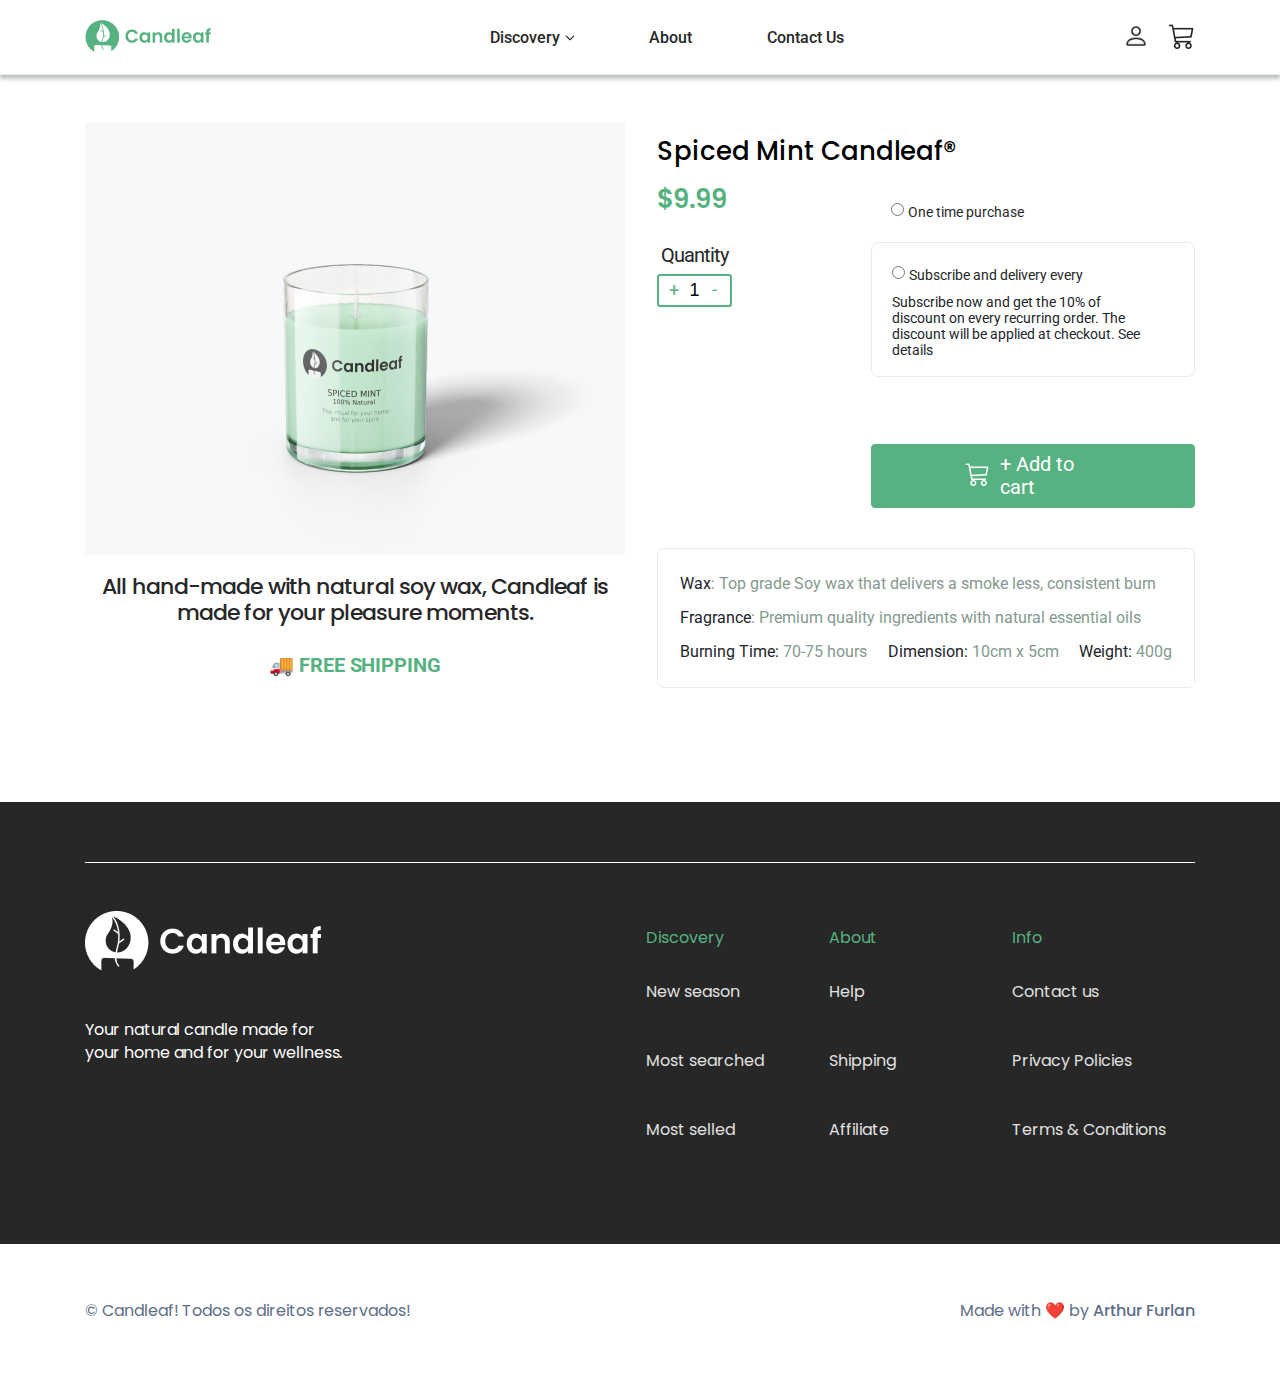
<file: spiced-mint.html>
<!DOCTYPE html>
<html lang="en">

<head>
    <meta charset="UTF-8">
    <meta http-equiv="X-UA-Compatible" content="IE=edge">
    <meta name="viewport" content="width=device-width, initial-scale=1.0">
    <!-- FONTES -->
    <link rel="preconnect" href="https://fonts.googleapis.com">
    <link href="https://fonts.googleapis.com/css2?family=Roboto:wght@400;500&display=swap" rel="stylesheet">
    <link href="https://fonts.googleapis.com/css2?family=Poppins:wght@400;500&display=swap" rel="stylesheet">
    <link rel="shortcut icon" href="imagens/favicon.ico" type="image/x-icon">
    <title>Candle Spiced Mint</title>
    <link rel="stylesheet" href="css/styleUpgraded.css">
</head>

<body>

    <body class="page">

        <!-- header -->
        <header>

            <section class="container">

                <div id="btn">
                    <div>
                        <span class="burg"></span>
                    </div>
                    <div>
                        <span class="burg"></span>
                    </div>
                    <div>
                        <span class="burg"></span>
                    </div>
                </div>
                <article class="logo">
                    <h1>
                        <a href="index.html">
                            <img src="imagens/logo.png" alt="Candleaf" width="126" height="34">
                        </a>
                        Candleaf
                    </h1>
                </article>
                <nav>
                    <ul>
                        <li>
                            <a href="#." id="expand">
                                Discovery
                            </a>
                            <ul class="expand">
                                <li>
                                    <a href="#products">
                                        Products
                                    </a>
                                </li>
                                <li>
                                    <a href="#testimonials">
                                        Testimonials
                                    </a>
                                </li>
                                <li>
                                    <a href="#top-sellers">
                                        Popular
                                    </a>
                                </li>
                            </ul>
                        </li>
                        <li>
                            <a href="#about">
                                About
                            </a>
                        </li>
                        <li>
                            <a href="#.">
                                Contact Us
                            </a>
                        </li>
                    </ul>
                </nav>
                <article>
                    <ul>
                        <li>
                            <a href="#.">
                                <img src="imagens/perfil.png" alt="Usuário" width="26" height="26">
                            </a>
                        </li>
                        <li>
                            <a href="#.">
                                <img src="imagens/carrinho.png" alt="Carrinho" width="26" height="26">
                            </a>
                        </li>
                    </ul>
                </article>

            </section>

        </header>

        <main class="product">
            <section class="container">
                <section>
                    <figure>
                        <picture>
                            <!-- Source é para usar quando tem mais de 1 midia por exemplo, 1 foto p mobile e uma p desktop -->
                            <source media="(min-width: 1024px)" srcset="imagens/spiced-mint-checkout.png"
                                alt="Vela Aroma Spiced Mint">
                            <img src="imagens/spiced-mint-checkout-mobile.png" alt="Vela Aroma Spiced Mint">
                        </picture>
                    </figure>
                    <article>
                        <p>
                            All hand-made with natural soy wax, Candleaf is made for your pleasure moments.

                        </p>
                        <p>
                            🚚 FREE SHIPPING
                        </p>
                    </article>
                </section>

                <section class="product-more">
                    <h2>
                        Spiced Mint Candleaf®
                    </h2>
                    <article>
                        <article class="preco">
                            <input type="text" value="$9.99" id="valor">
                            <input type="hidden" value="9.99" id="valor1">
                            <div class="">
                                <p class="qtde">Quantity</p>
                                <!-- BOTAO -->
                                <div id="botaoqtde">
                                    <button class="mais"><span class="input">+</span></button>
                                    <span class="input" id="quantidade">1</span>
                                    <button class="menos"><span class="input">-</span></button>
                                </div>
                            </div>
                        </article>
                        <form action="form.php">
                            <ul>
                                <li>
                                    <input type="radio" name="buy" id="one-time">
                                    <label for="one-time">
                                        One time purchase
                                    </label>
                                </li>
                                <li>
                                    <input type="radio" name="buy" id="subscribe">
                                    <label for="subscribe">
                                        Subscribe and delivery every
                                        <span>
                                            Subscribe now and get the 10% of discount on every recurring order. The
                                            discount will be applied at checkout. See details
                                        </span>
                                    </label>
                                </li>
                            </ul>
                            <a href="#." id="add-to-cart">+ Add to cart</a>
                        </form>
                    </article>
                    <ul>
                        <li>
                            <span>Wax</span>: Top grade Soy wax that delivers a smoke less, consistent burn
                        </li>
                        <li>
                            <span>Fragrance</span>: Premium quality ingredients with natural essential oils
                        </li>
                        <li>
                            <ul>
                                <li>
                                    <span>Burning Time:</span> 70-75 hours
                                </li>
                                <li>
                                    <span>Dimension:</span> 10cm x 5cm
                                </li>
                                <li>
                                    <span>Weight:</span> 400g
                                </li>
                            </ul>
                        </li>
                    </ul>
                </section>

            </section>
        </main>

        <!-- Rodapé -->
        <footer>
            <section class="container">
                <article>
                    <figure>
                        <img src="imagens/footer.png" alt="Candleaf">
                    </figure>
                    <p>
                        Your natural candle made for your home and for your wellness.
                    </p>
                </article>
                <article>
                    <ul>
                        <li>
                            Discovery
                            <ul>
                                <li>New season</li>
                                <li>Most searched</li>
                                <li>Most selled</li>
                            </ul>
                        </li>
                        <li>
                            About
                            <ul>
                                <li>Help</li>
                                <li>Shipping</li>
                                <li>Affiliate</li>
                            </ul>
                        </li>
                        <li>
                            Info
                            <ul>
                                <li>Contact us</li>
                                <li>Privacy Policies</li>
                                <li>Terms & Conditions</li>
                            </ul>
                        </li>
                    </ul>
                </article>
            </section>
            <section class="footerBranco">
                <section class="container">
                    <p>&copy; Candleaf! Todos os direitos reservados!</p>
                    <p class="hidden-noMobile">Made with ❤️ by <span>Arthur Furlan</span></p>
                </section>
            </section>
        </footer>

        <script src="https://code.jquery.com/jquery-3.6.0.js"
            integrity="sha256-H+K7U5CnXl1h5ywQfKtSj8PCmoN9aaq30gDh27Xc0jk=" crossorigin="anonymous"></script>
        <script src="js/projFinalUpgraded.js"></script>



    </body>

</body>

</html>
</file>
<file: css/styleUpgraded.css>
/* Reset de gente grande */
html,
body,
div,
span,
iframe,
h1,
h2,
h3,
h4,
h5,
h6,
p,
a,
address,
em,
img,
u,
ol,
ul,
li,
fieldset,
form,
label,
legend,
table,
tbody,
tfoot,
thead,
tr,
th,
td,
main,
article,
aside, 
figure,
figcaption,
footer,
header,
nav,
strong,
section,
time,
audio,
video{
  border:0;
  font-size:100%;
  font:inherit;
  margin:0;
  padding:0;
  vertical-align:baseline;
  box-sizing: border-box;
}
html{scroll-behavior:smooth;}
body{
  background:#fff;
  color:#000;
  font-family:Arial, Helvetica, sans-serif;
  font-size:14px;
  line-height:1;
}
ol, 
ul,
li{list-style:none;}
strong{font-weight: bold;}
table{
  border-collapse:collapse;
  border-spacing:0;
  width:100%;
}
a,
a:hover{
  text-decoration:none;
  cursor:pointer;
}
:focus{outline:0;}
:hover{transition:.3s ease;}
input[type="text"],
input[type="email"],
input[type="tel"],
input[type="search"],
input[type="url"],
input[type="password"],
textarea,
select{
  border:2px solid #000000;
  color:#000000;
  padding:17px;
  font: 400 15px/18px 'Roboto';
  width:100%;
}
input[type="text"]:focus,
input[type="email"]:focus,
input[type="tel"]:focus,
input[type="search"]:focus,
input[type="url"]:focus,
input[type="password"]:focus,
textarea:focus,
select:focus{border-color:#000;}
input[type="submit"],
input[type="button"],
button{
  border:2px solid #000;
  text-transform:uppercase;
  color:#000;
  font: 400 15px/18px 'Roboto';
  width: 100%;
}
input[type="text"]:placeholder,
input[type="email"]:placeholder,
input[type="tel"]:placeholder,
input[type="search"]:placeholder,
input[type="url"]:placeholder{color: rgba(0, 0, 0, 0.5);;}
input{box-sizing: border-box}
input::placeholder{color: rgba(0, 0, 0, 0.5);}

.container{
    max-width: 1110px;
    margin: 0 auto
}
/* d-none */
#btn, .products .container:last-child, .expand{display: none;}

/* d-flex / align-center */
header .container, header ul{
    align-items: center;
    display: flex;
}
/* header */
header{
    background: #fff;
    border-bottom: 1px solid rgba(86, 178, 128, 0.2);
    left: 0;
    right: 0;
    position: fixed;
    top: 0;
    z-index: 999;
}
.page > header{box-shadow: 0px 4px 4px rgba(0, 0, 0, 0.25);}
header .container{
    background-color: #fff;
    justify-content: space-between;
    padding: 20px 0;
}
h1{
    display: block;
    overflow: hidden;
    width: 126px;
    height: 34px;
}
nav > ul > li:first-child > a::after{
    content: url(../imagens/flechinha.png);
    transition: .5s ease all;
}
nav > ul li:first-child .open::after{
    transform: rotate(180deg);
    transition: .5s ease all;
}
nav ul{
    gap: 6px;
}
nav a{
    color: #272727;
    display: flex;
    font: 500 16px/19px 'Roboto';
    gap: 5px;
    min-width: 129px;
    padding: 5px 25px;
    justify-content: center;
}
.expand{
    background: #fff;
    border: 1px solid #272727;
    border-radius: 10px;
    position: absolute;
    top: 60px;
}
.expand > li a{
    display: flex;
    margin: 5px 0;
    justify-content: flex-start;
}
header article:last-child ul{
    cursor: pointer;
    gap: 20px;
}

/* main */
main{
    position: relative;
}
/* discovery */
.discovery{
    display: flex;
    justify-content: center;
    position: relative;
}
.discovery > figure img, .discovery > figure source{
    width: 100vw;
    max-width: 100%;
}
.discovery > article{
    align-items: center;
    background: rgba(247, 248, 250, .8);
    backdrop-filter: blur(5px);
    border-radius: 2px;
    display: flex;
    flex-direction: column;
    justify-content: center;
    max-width: 730px;
    padding: 33px 96px 63px;
    position: absolute;
    top: 30%;
}
.discovery > article h2{
    font: 500 40px/58px 'Poppins';
}
.discovery > article h3{
    font: 400 18px/26px 'Poppins';
    margin-bottom: 45px;
    text-align: center;
}
.discovery > article a, .products .container > a, .about a{
    background: #56B280;
    border-radius: 4px;
    width: fit-content;
}
.discovery > article a, .products .container > a, .about a{
    color: #fff;
    display: flex;
    font: 500 21px/24px 'Roboto';
    padding: 8px 44px;
    position: relative;
    z-index: 99;
}
/* products */
.products{margin: 90px 0 125px;}
.products > article, .testimonials .container > article, .top-sellers > article{
    margin-bottom: 60px;
    text-align: center;
}
.products h2, .testimonials h2, .top-sellers h2{
    color: #0B254B;
    font: 500 40px/58px 'Poppins';
    margin-bottom: 15px;
}
.products h3, .testimonials h3, .top-sellers h3{
    color: #5E6E89;
    font: 500 18px/28px 'Poppins';
}
.products > section:first-child{
    display: grid;
    gap: 30px;
}
.store{
    display: flex;
    gap: 30px;
    flex-wrap: wrap;
    justify-content: center;
}
.store div{
    position: relative;
    min-height: 230px;
    min-width: 255px;
}
.store div > a{
    display: block;
    box-shadow: 0px 0px 24px 1px rgba(123, 123, 123, 0.15);
    min-height: 230px;
    min-width: 255px;
    position: absolute;
    transform: translate(0, 0);
    transition: .5s ease all;
}
.store div > a:hover{
    display: block;
    box-shadow: 0px 25px 24px 15px rgb(10 10 1 / 10%);
    position: absolute;
    min-height: 230px;
    transform: translate(0, -5%);
    transition: .5s ease all;
  }
.store figure{
    background: rgba(247, 248, 250, .8) ;
}
.store article{
    background: #fff;
    left: 0;
    right: 0;
    bottom: 0;
    padding: 10px 26px 16px;
    position: absolute;
}
.store article p:first-child{
    color: #1D293F;
    font: 500 16px/28px 'Poppins'
}
.store article p:last-child{
    color: #56B280;
    font: 500 20px/28px 'Roboto';
    text-align: end;
}
.preco{
    display: block;
    width: auto;
}
.qtde{
    width: 75px;
    font-size: 18px;
    font-family: 'Roboto';
    font-weight: 400;
}

#botaoqtde{
    width: 75px;    
    display: flex;
    justify-content: space-between;
    border:2px solid #56B280;
    border-radius: 3px;
}
.menos, .mais{
    padding: 5px 0;
    border-style: none;
    background: none;
    color: #56B280;    
}
.input{
    font-size: 18px;
    padding:5px 0;
}
#valor1, #valor{
    border-style: none;
    font-size: 26px;
    font-family: 'Poppins';
    font-weight: 600;
    color: #56B280;
    padding:0 0 23px;
}

/* about */
.about{
    background: #F7F8FA;
    padding: 133px 0 102.5px;
}
.about .container{
    display: flex;
    justify-content: space-between;
}
.about h2{
    color: #1D252C;
    font: 500  40px/47px 'Poppins';
    margin-bottom: 15px;
    width: 61%;
}
.about article:first-child p{
    color: #56B280;
    font: 400 16px/23px 'Poppins';
    margin-bottom: 38px;
}
.about ul li{
    font: 500 16px/29px 'Poppins';
    margin-top: 10px;
}
.about ul li:before{
    content: url(../imagens/verified.png);
}
.about a{
    margin-top: 68px
}
/* testimonials */
.testimonials{
    background: rgba(86, 178, 128, 0.1);
    padding: 90px 0 89px;
}
.testimonials .container > article{
    margin-bottom: 27px;
}
.testimonials .container > section{
    display: flex;
    justify-content: space-between;
}
.testimonials .container > section > article{
    align-items: center;
    background: #fff;box-shadow: 0px 4px 24px rgba(139, 167, 178, 0.16);
    border-radius: 6px;
    display: flex;
    flex-direction: column;
    max-width: 350px;
    overflow: hidden;
}
.testimonials figure{
    align-items: center;
    display: flex;
    flex-direction: column;
    margin-bottom: 22px;
    padding: 0 133px;
}
.testimonials article > article{
    display: flex;
    flex-direction: column;
    gap: 6px;
    justify-content: center;
    width: 80%;
}
h4{
    color: #1D293F;
    font: 500 22px/29px 'Poppins';
    text-align: center;
}
.testimonials p{
    color: #7C8087;
    font: 400 18px/21px 'Roboto';
    text-align: center;
    margin-bottom: 29px;
}
/* popular */
.top-sellers{padding: 90px 0 70px;}
.top-sellers > article{margin-bottom: 50px;}

/* footer */
footer > section:first-child{
    background: #272727;
    padding: 60px 0 115px;
}
footer .container:first-child{
    border-top: 1.5px solid #FFFFFF;
    display: flex;
    justify-content: space-between;
}
footer section > article:first-child{
    max-width: 24%;
}
footer section:first-child p{
    color: #fff;
    font: 400 16px/23px 'Poppins';
    letter-spacing: -0.05px;
}
footer figure{
    margin: 16px 0 21px;
}
footer .container > ul{
    color: #56B280;
    display: flex;
    font: 500 16px/29px 'Roboto';
    margin-top: 44px;
}
footer .container > ul > li{
    min-width: 170px;
}
footer li ul{
    margin-top: 25px;
}
footer li > ul li{margin-bottom: 20px;}
footer li > ul a{
    color: #E1E1E1;
    font: 500 16px/29px 'Poppins';
}
/* copyright */
footer > section:last-child{
    padding: 26px 0;
}
footer > section:last-child p{
    color: #5E6E89;
    font: 400 16px/28px 'Poppins'
}
footer span{font-weight: bold;}

/* product */
.product{
    padding: 122px 0 114px;
}
.product .container{
    display: grid;
    grid-template-columns: 1fr 1fr;
    gap: 32px;
}
.product figure img{
    background: #F7F8FA;
    margin: 0 0 17px;
}
.product h2{
    font: 500 26px/58px 'Poppins';
    letter-spacing: -0.09px;
}
.product article p:first-child{
    color: #272727;
    font: 500 22px/26px 'Poppins';
    letter-spacing: -0.9px;
    margin-bottom: 26px;
    text-align: center;
}
.product article p:last-child{
    color: #56B280;
    font: 700 20px/26px 'Roboto';
    letter-spacing: -0.09px;
    text-align: center;
}
.product-more{width: 100%;}
.product-more > article{
    display: flex;
    justify-content: space-between;
}
.product-more article > article > p:first-child{
    color: #56B280;
    font: 600 26px/58px 'Poppins';
    letter-spacing: -0.9px;
    margin-bottom: 23px;
    text-align: left;
}
.product-more article article p:last-child{
    color: #272727;
    font: 400 18px/26px 'Roboto';
    letter-spacing: -0.9px;
    text-align: center;
}
form{
    max-width: 350px;
}
form li{
    padding: 18px 20px
}
form li:nth-child(2){
    border: 1px solid rgba(123, 123, 123, 0.15);
    border-radius: 7px;
    margin-bottom: 67px;
}
form label{
    color: #272727;
    font: 400 14px/16px 'Roboto';
    vertical-align: middle;
}
form span{
    display: block;
    margin-top: 7px;
    width: 88%;
}
input{margin: 0}
form a{
    align-items: center;
    background: #56B280;
    border: 1px solid #56B280;
    border-radius: 4px;
    color: #fff;
    display: flex;
    font: 400 20px/23px 'Roboto';
    gap: 10px;
    justify-content: center;
    padding: 8px 93px;
}
form a::before{
    content: url(../imagens/carrinho-branco.png);
}
.product-more > ul{
    border: 1px solid rgba(123, 123, 123, 0.15);
    border-radius: 7px;
    display: flex;
    flex-direction: column;
    gap: 8px;
    padding: 22px;
    margin-top: 40px;
}
.product-more li ul{
    display: flex;
    justify-content: space-between;
}
.product-more li span{
    color: #1D252C;
}
.product-more li{
    color: #849A8E;
    font: 400 16px/26px 'Roboto';
}
.added{
    background: #fff;
    border: 1px solid #56B280;
    color: #56B280;
}
.added::before{
    content: url(../imagens/carrinho.png);
}
.product-more div > article{
    display: flex;
    border: 1px solid #56B280;
    justify-content: space-between;
    max-width: 75px;
    padding: 2px 14px 2px 11px;
}
.product-more div > article > p:first-child, .product-more div > article > p:last-child{
    color: #56B280;
}
.product-more div > p:first-child{
    padding-bottom: 6px;
}
.product-more div > article > p:nth-child(2){
    color: #1D252C
}
.product-more div > article > p:first-child, .product-more div > article > p:nth-child(2), .product-more div > article > p:last-child, .product-more div > p:first-child{
    font: 400 20px/26px 'Roboto';
    margin: 0;
}

/* RODAPÉ */
footer {
    background: #272727;
    padding: 60px 0 0;
    min-width: 100%;
}

footer>.container:first-child {
    border-top: 1.5px solid #FFFFFF;
    display: flex;
    justify-content: space-between;
    padding: 16px 0 0;
}

footer>.container:first-child p {
    color: #FFFFFF;
    font: 400 16px/23px 'Poppins';
    width: 265px;
}

footer ul {
    justify-content: space-between;
    color: #56B280;
    display: flex;
    font: 400 16px/29px 'Poppins';
    margin-top: 44px;
    margin-bottom: 50px;
    margin-right: 0;
    padding-left: 0;
}

footer ul ul {
    color: #E1E1E1;
    display: block;
    font: 400 16px/29px 'Poppins';
    margin-top: 5px;
    width: 164px;
}

footer li ul li {
    padding-top: 20px;
    margin-left: 0px;
}

footer ul li ul {padding: 0}

footer li {
    width: 170px;
    margin-right: 13px;
}

footer article:last-child {
    color: #5E6E89;
    font: 400 16px/28px 'Poppins';
}

.footerBranco {
    background: white;
    display: flex;
    justify-content: space-between;
}

.footerBranco>section {
    display: flex;
    justify-content: space-between;
    width: 100%;
}

.footerBranco p {
    padding: 26px 0;
    color: #5e6e89;
    font: 400 16px/28px 'Poppins';
}

.footerBranco span {font-weight: 500}

@media screen and (max-width: 768px) {

    .container{
        max-width: 100%;
        margin: 0 15px;
    }    
    /* d-flex / align-center */
    header .container, header ul{
        align-items: center;
        display: flex;
    }
    /* btn */
    header .container > div{
        display: flex;
        flex-direction: column;
        gap: 10px;
        margin-left: 10px;
    }  
    #btn{
        cursor: pointer;
        display: flex;
        gap: 10px;
        width: 32px;
    }
    .burg{
        border: solid #272727;
        border-width: 2px 16px;
        content: "";
        display: block;
        position: absolute;
        transition: 1s ease all;
    }
    .btn-close{width: 32px;}
    .btn-close div:first-child .burg{
        top: 40px;
        transform: rotate(-45deg);
    }
    .btn-close div:nth-child(2) .burg, #see-less, footer > section:last-child p:last-child, .expand{display: none;}
    .btn-close div:last-child .burg{
        top: 40px;
        transform: rotate(45deg);
    }
    /* header */
    header{
        padding: 0 15px;
    }
    nav{
        background: #fff;
        left: 0;
        right: 0;
        position: absolute;
        top: -150px;
        transition: 1s ease all;
        z-index: -1;
    }
    nav ul{
        align-items: flex-start;
        display: flex;
        flex-direction: column;
        gap: 17px;
        padding: 20px 60px;
    }
    nav a{
        font: 400 24px/28px 'Roboto';
        justify-content: flex-start;
        padding: 0 3px;
    }
    .dropdown{
        top: 74px;
        transition: 1s ease all;
    }
    header article:last-child ul{
        gap: 15px;
        margin-right: 10px;
    }
    .expand{
        border: none;
        padding: 10px 0 0 25px;
        position: relative;
        top: 0;
    }
    .expand a{padding: 5px 0;}
    h1{
        transform: translate(10%, 0);
    }
    
    /* discovery */
    .discovery{
        display: flex;
        justify-content: center;
    }
    .discovery article{
        margin: 0 15px;
        padding: 41px 9px 43px;
        text-align: center;
        top: 228px;
    }
    .discovery > article h3{
        font: 400 18px/20px 'Poppins';
        margin-bottom: 35px;
        width: 93%;
    }
    /* products */
    .products > article {
        margin-bottom: 69px;
    }
    .products{
        margin: 0;
        padding: 50px 0 72px;
    }
    .products > section {
        max-height: 1020px;
        overflow: hidden;
    }
    .products > .store-mobile{
        max-height: 2050px;
        overflow: visible;
    }
    .products .container:last-child{
        display: flex;
        justify-content: center;
        margin-top: 54px;
    }
    /* about */
    .about{
        background: #F7F8FA;
        min-height: 925px; 
        padding: 119px 0 45px;   
        position: relative;    
    }
    .about .container{
        align-items: center;
        display: flex;
        flex-direction: column;
    }
    .about .container > article{
        align-items: center;
        display: flex;
        flex-direction: column;
    }
    .about h2{
        color: #1D252C;
        font: 500  40px/47px 'Poppins';
        text-align: center;
        width: 100%;
    }
    .about p{
        color: #56B280;
        font: 400 16px/23px 'Poppins';
        text-align: center;
    }
    .about ul{
        bottom: 120px;
        margin: 0 15px;
        position: absolute;
    }
    .about ul li{
        font: 500 16px/29px 'Poppins';
        margin-top: 10px;
    }
    .about ul li:before{
        content: url(../imagens/verified.png);
    }
    .about a{
        display: flex;
        position: absolute;
        bottom: 45px;
    }
    .about .container article:last-child{
        position: absolute;
        top: 289px;
    }
    /* testimonials */
    .testimonials{padding: 87px 0 121px}
    .testimonials figure{margin-bottom: 17px;}
    .testimonials article > article{gap: 5px;}
    .testimonials .container > article{margin-bottom: 48px;}
    .testimonials .container > section{
        gap: 24px;
        overflow: scroll;
    }
    .testimonials .container > section > article{
        display: flex;
        min-width: 100%;
    }
    /* store */
    .store{display: block;}
    .store div{margin-bottom: 30px;}
    .store div > a{width: 100%}
    .store div figure{
        display: flex;
        justify-content: center;}
    /* popular */
    .top-sellers{padding: 34px 0 63px;}
    /* footer */
    footer > section:first-child{padding: 31px 0 85px;}
    footer > section:first-child .container{
        display: block;
    }
    footer section > article:first-child{
        max-width: 100%;
    }
    footer .container > ul{
        flex-wrap: wrap;
        justify-content: space-between;
        margin-top: 52px;
    }
    footer .container:first-child{
        display: flex; justify-content: center;
    }
    footer li ul{
        margin-top: 20px;
    }

    /* product */
    .product{
        min-height: 1218px;
        padding: 175px 0 61px;
        position: relative;
    }
    .product figure img{max-width: 100%;}
    .product h2{
        left: 15px;
        right: 0;
        position: absolute;
        top: 97px;
    }
    .product .container{
        display: block;
    }
    .product .container section:first-child article{
        bottom: 61px;
        left: 0;
        right: 0;
        position: absolute;
    }
    .product-more article, .product .container section:first-child, .product .container section:last-child{
        display: flex;
        flex-direction: column;
    }
    .product-more article > article{
        display: flex;
        flex-direction: row;
    }
    form li:nth-child(1){
        border: 1px solid #fff
    }
    form li:nth-child(2){
        margin-bottom: 25px;
    }
    .product-more article > article > p:first-child{
        margin-right: 33%;
    }
    .product-more > ul{
        margin-top: 25px;
    }
    .product-more li{
        line-height: 16px;
    }
    .product-more li ul{
        display: flex;
        flex-direction: column;
        gap: 7px;
    }
    form{max-width: 100%;}
    .product-more div > article{
        flex-direction: row;
    }
    .product picture{
        display: flex;
        justify-content: center;
    }
    /* FOOTER */
    footer>.container:first-child {
        border-top: 1.5px solid #FFFFFF;
        display: block;
        flex-wrap: wrap;
        justify-content: space-between;
        padding: 0 0;
    }

    footer>.container:first-child p {
        width: 100%
    }

    footer section>article:first-child {
        max-width: 100%;
        margin: 0 0;
        margin-left: 15px;
    }

    footer ul {
        align-items: left;
        display: grid;
        grid-template-columns: 1fr 1fr;
        margin-right: 0;
        padding-left: 15px;
        padding-right: 0;
        padding-top: 0;
        padding-bottom: 0;
    }

    footer ul ul {
        padding-left: 0
    }

    footer li ul li {
        padding-top: 20px;
        margin-left: 0px;
    }

    footer li:nth-child(1) {
        order: 0
    }

    footer li:nth-child(2) {
        order: 3
    }

    footer li>:nth-child(3) {
        order: 2
    }
    
}
</file>
